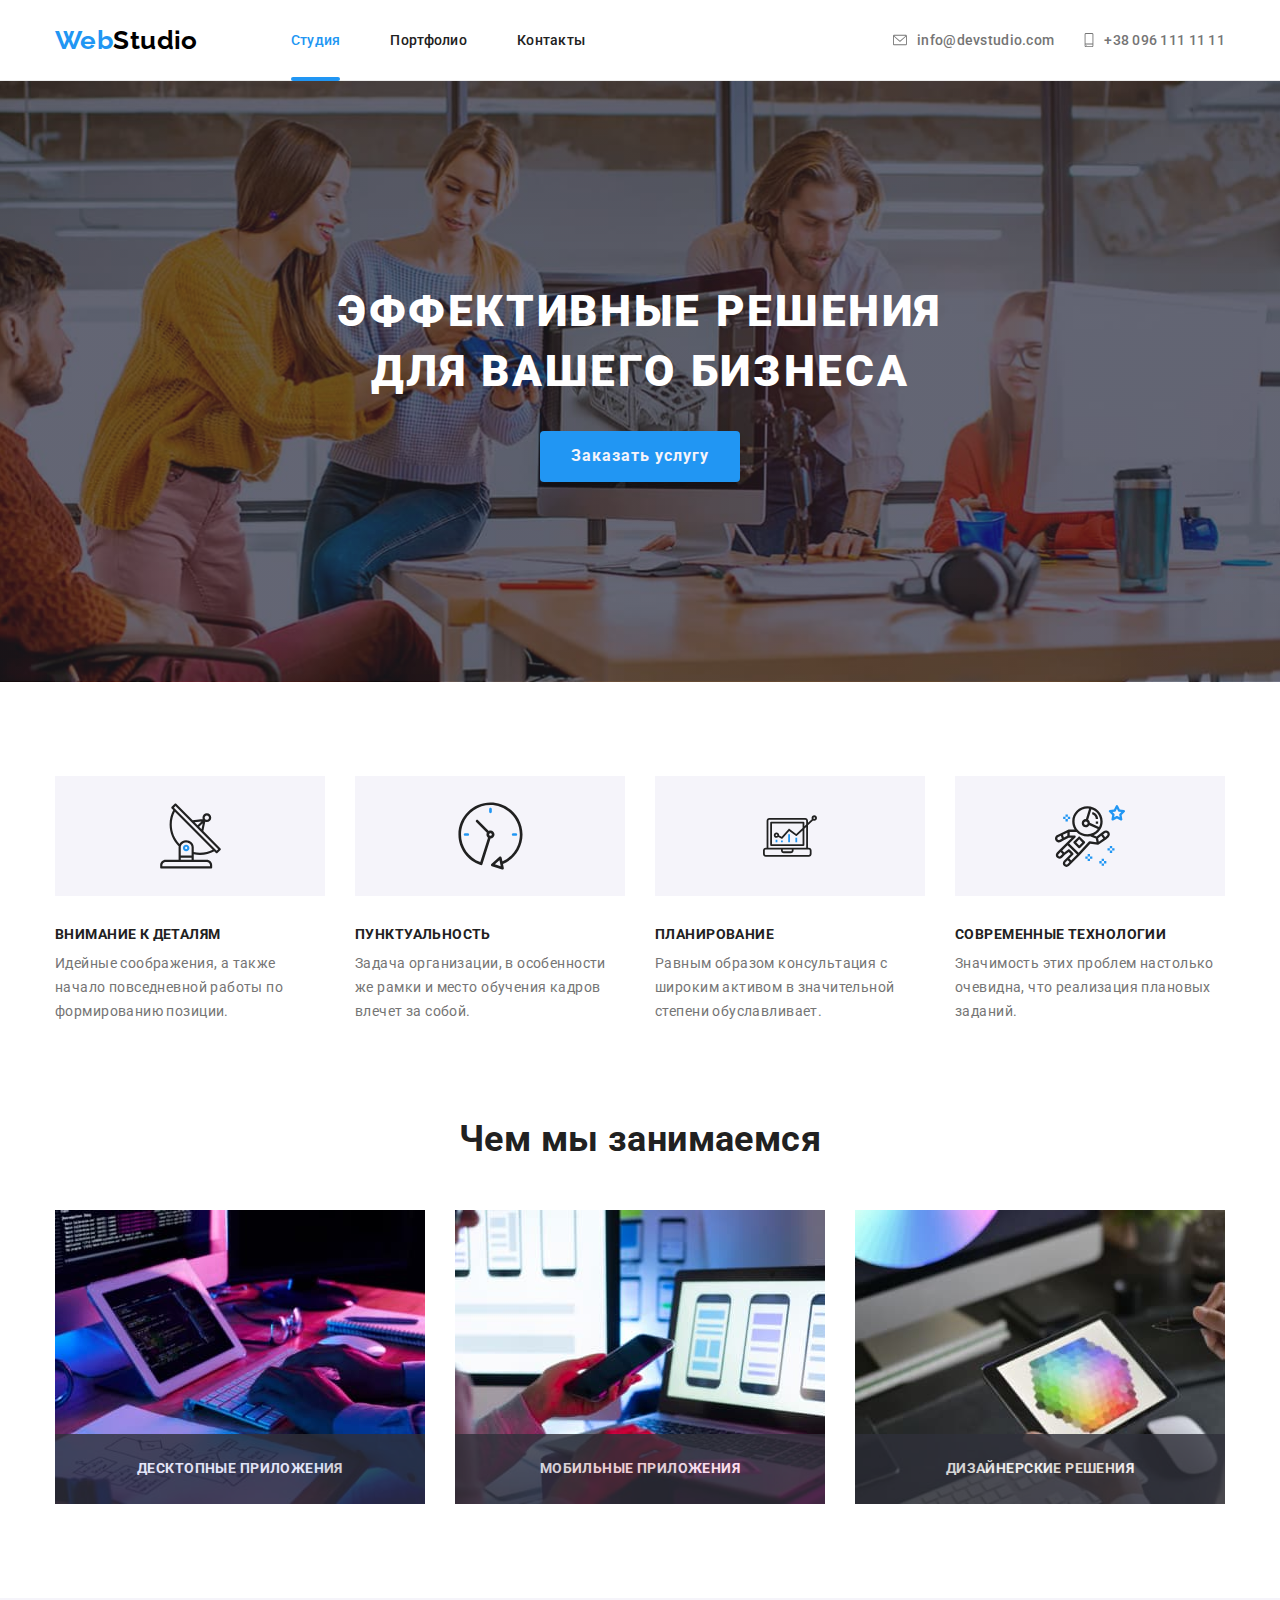
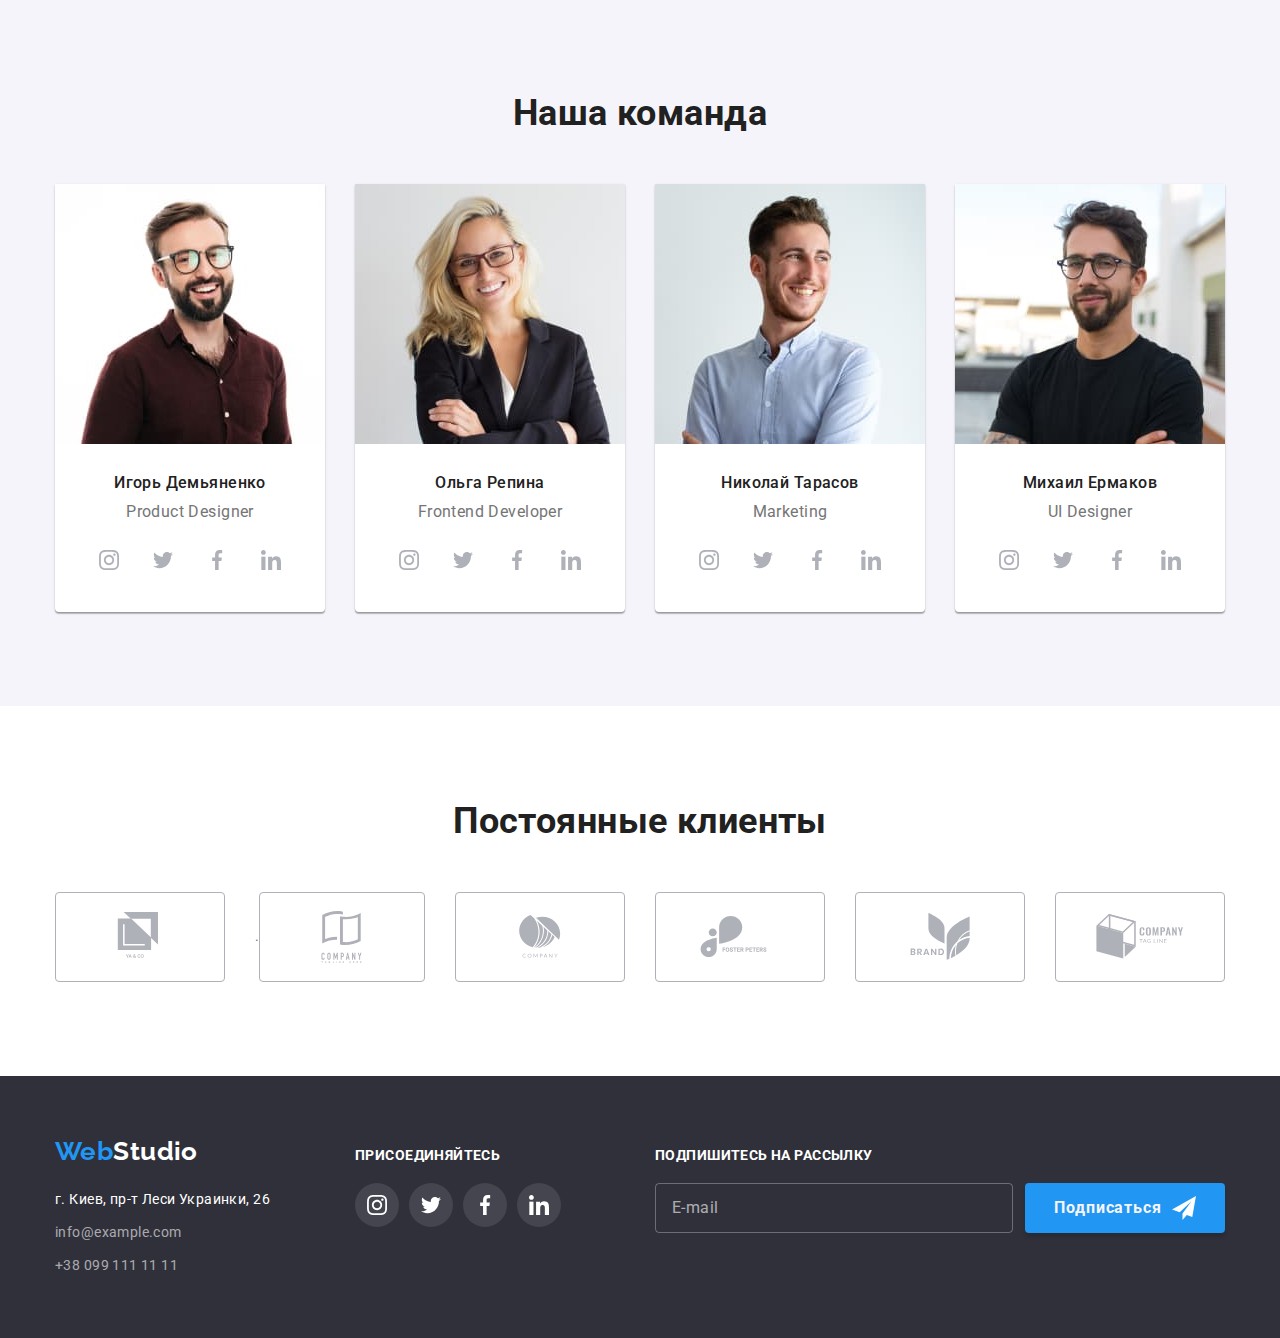
<file: index.html>
<!DOCTYPE html>
<html lang="ru">
<head>
    <meta charset="UTF-8">
    <meta http-equiv="X-UA-Compatible" content="IE=edge">
    <meta name="viewport" content="width=device-width, initial-scale=1.0">
    <title>Web Studio</title>
    <link rel="preconnect" href="https://fonts.gstatic.com">
    <link href="https://fonts.googleapis.com/css2?family=Raleway:wght@700&family=Roboto:wght@400;500;700;900&display=swap"
        rel="stylesheet">
    <link rel="stylesheet" href="https://cdnjs.cloudflare.com/ajax/libs/modern-normalize/0.2.0/modern-normalize.min.css" />
    <link rel="stylesheet" href="./css/main.min.css">
</head>

<body class="main-page">
    <!--Header-->
    <header class="header">
        <div class="container navigation">
            <a href="./index.html" class="logo"><span class="logo__beggin">Web</span><span class="logo__end">Studio</span></a>
            <button type="button" class="navigation__button-menu" data-menu-button aria-expanded="false" aria-controls="menu-container"> 
                <svg class="navigation__icon" width="40" height="40" aria-label="Переключатель мобильного меню">
                    <use class="icon-menu" href="./images/icons/sprite.svg#icon-menu"></use>
                    <use class="icon-close" href="./images/icons/sprite.svg#icon-close"></use>
                </svg>
            </button>

            <div class="navigation__wrap" data-menu id="menu-container">
                <nav class="nav">
                    <ul class="list nav__list">
                        <li class="nav__item"><a href="./index.html" class="nav__link link current">Студия</a></li>
                        <li class="nav__item"><a href="./portfolio.html" class="nav__link link">Портфолио</a></li>
                        <li class="nav__item"><a href="" class="nav__link link">Контакты</a></li>
                    </ul>
                </nav>
                <div class="contact-wrap">
                    <ul class="list contact">
                        <li class="contact__item">
                            <a href="mailto:info@devstudio.com" class="contact__link link">
                                <svg class="contact__icon" width="16" height="12">
                                    <use href="./images/icons/sprite.svg#icon-envelope"></use>
                                </svg>
                                info@devstudio.com</a>
                        </li>
                        <li class="contact__item"><a href="tel:+380961111111" class="contact__link link">
                            <svg class="contact__icon" width="10" height="16">
                                <use href="./images/icons/sprite.svg#icon-smartphone"></use>
                            </svg>
                            +38 096 111 11 11</a></li>
                    </ul>
                    <ul class="social list">
                        <li class="social__item"><a class="link" href="">Instagram</a></li>
                        <li class="social__item"><a class="link" href="">Twitter</a></li>
                        <li class="social__item"><a class="link" href="">Facebook</a></li>
                        <li class="social__item"><a class="link" href="">LinkedIn</a></li>
                    </ul>
                </div>
            </div>
        </div>
    </header>
    
    <main>
        <!-- Hero's section-->
        <section class="hero">
            <div class="container hero__container">
                <h1 class="hero__title">Эффективные решения <br> для вашего бизнеса</h1>
                <button type="button" class="button" data-modal-open>Заказать услугу</button>
            </div>

           
        </section>

        <!--Особенности-->
        <section class="feature section">
            <div class="container">
                <h2 class="visually-hidden">Особенности</h2>
                <ul class="list grid">
                    <li class="grid__item feature__grid-item">
                        <div class="fearute__container">
                        <svg class="feature__icon" width="65" height="70">
                            <use href="./images/icons/sprite.svg#icon-antenna"></use>
                        </svg>
                        </div>
                        <h3 class="feature__title">Внимание к деталям</h3>
                        <p>Идейные соображения, а также начало повседневной работы по формированию позиции.</p>
                    </li>
                    <li class="grid__item feature__grid-item">
                        <div class="fearute__container">
                            <svg class="feature__icon" width="67" height="70">
                                <use href="./images/icons/sprite.svg#icon-clock"></use>
                            </svg>
                        </div>
                        <h3 class="feature__title">Пунктуальность</h3>
                        <p>Задача организации, в особенности же рамки и место обучения кадров влечет за собой.</p>
                    </li>
                    <li class=" grid__item feature__grid-item">
                        <div class="fearute__container">
                            <svg class="feature__icon" width="70" height="54">
                                <use href="./images/icons/sprite.svg#icon-diagram"></use>
                            </svg>
                        </div>
                        <h3 class="feature__title">Планирование</h3>
                        <p>Равным образом консультация с широким активом в значительной степени обуславливает.</p>
                    </li>
                    <li class="grid__item feature__grid-item">
                        <div class="fearute__container">
                            <svg class="feature__icon" width="70" height="70">
                                <use href="./images/icons/sprite.svg#icon-astronaut"></use>
                            </svg>
                        </div>
                        <h3 class="feature__title">Современные технологии</h3>
                        <p>Значимость этих проблем настолько очевидна, что реализация плановых заданий.</p>
                    </li>
                </ul>
            </div>
         </section>

         <!--Чем мы занимаемся-->
         <section class="work section">
             <div class="container">
                <h2 class="title">Чем мы занимаемся</h2>
                <ul class="list grid work__grid-item">
                    <li class="grid__item work__item">
                        <img src="./images/mainpage/work/box1.jpg"  srcset="./images/mainpage/work/box1.jpg 1x, ./images/mainpage/work/box1@2x.jpg 2x" alt="Десктопные приложения" width="370px">
                        <h3 class="work__name">Десктопные приложения</h3>
                    </li>
                    <li class="grid__item work__item">
                        <img src="./images/mainpage/work/box2.jpg"  srcset="./images/mainpage/work/box2.jpg 1x, ./images/mainpage/work/box2@2x.jpg 2x"  alt="Мобильные приложения" width="370px">
                        <h3 class="work__name">Мобильные приложения</h3>
                    </li>
                    <li class="grid__item work__item">
                        <img src="./images/mainpage/work/box3.jpg" srcset="./images/mainpage/work/box3.jpg 1x, ./images/mainpage/work/box3@2x.jpg 2x" alt="Дизайнерские решения" width="370px">
                       <h3 class="work__name">Дизайнерские решения</h3>
                    </li>
                </ul>
            </div>
         </section>
 
         <!--Наша команда-->
         <section class="command section">
             <div class="container">
                <h2 class="title">Наша команда</h2>
                <ul class="list grid command__grid-item">
                    <li class="command__item grid__item">
                        <picture>
                            <source srcset="./images/mainpage/command/desktop-pers1.jpg 1x, ./images/mainpage/command/desktop-pers1@2x.jpg 2x"
                                media="(min-width: 1200px)" type="image/jpeg" >
                            <source srcset="./images/mainpage/command/tablet-pers1.jpg 1x, ./images/mainpage/command/tablet-pers1@2x.jpg 2x" media="(min-width: 768px)" type="image/jpeg" >
                            <img src="./images/mainpage/command/mobile-pers1.jpg" srcset="./images/mainpage/command/mobile-pers1.jpg 1x, ./images/mainpage/command/mobile-pers1@2x.jpg 2x" alt="Игорь Демьяненко" width="450px">
                         </picture>
                        
                        <div class="card">
                            <h3 class="card__name">Игорь Демьяненко</h3>
                            <p class="card__prof">Product Designer</p>
                            <ul class="list social-list">
                                <li class="social-list__item">
                                    <a href="" class="social-list__link" target="_blank" rel="noopener noreferrer">
                                        <svg class="social-list__icon">
                                            <use href="./images/icons/sprite.svg#icon-instagram"></use>
                                        </svg>
                                    </a>
                                </li>
                                <li class="social-list__item">
                                    <a href="" class="social-list__link" target="_blank" rel="noopener noreferrer">
                                        <svg class="social-list__icon">
                                            <use href="./images/icons/sprite.svg#icon-twitter"></use>
                                        </svg>
                                    </a>
                                </li>
                                <li class="social-list__item">
                                    <a href="" class="social-list__link" target="_blank" rel="noopener noreferrer">
                                        <svg class="social-list__icon">
                                            <use href="./images/icons/sprite.svg#icon-facebook"></use>
                                        </svg>
                                    </a>
                                </li>
                                <li class="social-list__item">
                                    <a href="" class="social-list__link" target="_blank" rel="noopener noreferrer">
                                        <svg class="social-list__icon">
                                            <use href="./images/icons/sprite.svg#icon-linkedin"></use>
                                        </svg>
                                    </a>
                                </li>
                            </ul>
                        </div>
                        
                    </li>
                    <li class="command__item grid__item">
                        <picture>
                            <source srcset="./images/mainpage/command/desktop-pers2.jpg 1x, ./images/mainpage/command/desktop-pers2@2x.jpg 2x"
                                media="(min-width: 1200px)" type="image/jpeg" >
                            <source srcset="./images/mainpage/command/tablet-pers2.jpg 1x, ./images/mainpage/command/tablet-pers2@2x.jpg 2x"
                                media="(min-width: 768px)" type="image/jpeg" > 
                            <img src="./images/mainpage/command/mobile-pers2.jpg"
                            srcset="./images/mainpage/command/mobile-pers2.jpg 1x, ./images/mainpage/command/mobile-pers2@2x.jpg 2x"
                                width="450px"
                                alt="Ольга Репина">
                        </picture>
                      
                        <div class="card">
                            <h3 class="card__name">Ольга Репина</h3>
                            <p class="card__prof">Frontend Developer</p>
                            <ul class="list social-list">
                                <li class="social-list__item">
                                    <a href="" class="social-list__link" target="_blank" rel="noopener noreferrer">
                                        <svg class="social-list__icon">
                                            <use href="./images/icons/sprite.svg#icon-instagram"></use>
                                        </svg>
                                    </a>
                                </li>
                                <li class="social-list__item">
                                    <a href="" class="social-list__link" target="_blank" rel="noopener noreferrer">
                                        <svg class="social-list__icon">
                                            <use href="./images/icons/sprite.svg#icon-twitter"></use>
                                        </svg>
                                    </a>
                                </li>
                                <li class="social-list__item">
                                    <a href="" class="social-list__link" target="_blank" rel="noopener noreferrer">
                                        <svg class="social-list__icon">
                                            <use href="./images/icons/sprite.svg#icon-facebook"></use>
                                        </svg>
                                    </a>
                                </li>
                                <li class="social-list__item">
                                    <a href="" class="social-list__link" target="_blank" rel="noopener noreferrer">
                                        <svg class="social-list__icon">
                                            <use href="./images/icons/sprite.svg#icon-linkedin"></use>
                                        </svg>
                                    </a>
                                </li>
                            </ul>
                        </div>
                    </li>
                    <li class="command__item grid__item">
                        <picture >
                            <source srcset="./images/mainpage/command/desktop-pers3.jpg 1x, ./images/mainpage/command/desktop-pers3@2x.jpg 2x"
                                media="(min-width: 1200px)" type="image/jpeg" > 
                            <source srcset="./images/mainpage/command/tablet-pers3.jpg 1x, ./images/mainpage/command/tablet-pers3@2x.jpg 2x"
                                media="(min-width: 768px)" type="image/jpeg" >
                            
                            <img src="./images/mainpage/command/mobile-pers3.jpg"
                            srcset="./images/mainpage/command/mobile-pers3.jpg 1x, ./images/mainpage/command/mobile-pers3@2x.jpg 2x"
                               width="450px"
                                alt="Николай Тарасов">
                        </picture>
                      
                        <div class="card">
                            <h3 class="card__name">Николай Тарасов</h3>
                            <p class="card__prof">Marketing</p>
                            <ul class="list social-list">
                                <li class="social-list__item">
                                    <a href="" class="social-list__link" target="_blank" rel="noopener noreferrer">
                                        <svg class="social-list__icon">
                                            <use href="./images/icons/sprite.svg#icon-instagram"></use>
                                        </svg>
                                    </a>
                                </li>
                                <li class="social-list__item">
                                    <a href="" class="social-list__link" target="_blank" rel="noopener noreferrer">
                                        <svg class="social-list__icon">
                                            <use href="./images/icons/sprite.svg#icon-twitter"></use>
                                        </svg>
                                    </a>
                                </li>
                                <li class="social-list__item">
                                    <a href="" class="social-list__link" target="_blank" rel="noopener noreferrer">
                                        <svg class="social-list__icon">
                                            <use href="./images/icons/sprite.svg#icon-facebook"></use>
                                        </svg>
                                    </a>
                                </li>
                                <li class="social-list__item">
                                    <a href="" class="social-list__link" target="_blank" rel="noopener noreferrer">
                                        <svg class="social-list__icon">
                                            <use href="./images/icons/sprite.svg#icon-linkedin"></use>
                                        </svg>
                                    </a>
                                </li>
                            </ul>
                    </div>
                    </li>
                    <li class="command__item grid__item">
                        <picture>
                            <source srcset="./images/mainpage/command/desktop-pers4.jpg 1x, ./images/mainpage/command/desktop-pers4@2x.jpg 2x"
                                media="(min-width: 1200px)" type="image/jpeg" >
                            <source srcset="./images/mainpage/command/tablet-pers4.jpg 1x, ./images/mainpage/command/tablet-pers4@2x.jpg 2x"
                                media="(min-width: 768px)" type="image/jpeg" >
                            <img src="./images/mainpage/command/mobile-pers4.jpg" srcset="./images/mainpage/command/mobile-pers4.jpg 1x, ./images/mainpage/command/mobile-pers4@2x.jpg 2x" width="450px"
                                alt="Михаил Ермаков">
                        </picture>
                      
                        <div class="card">
                            <h3 class="card__name">Михаил Ермаков</h3>
                            <p class="card__prof">UI Designer</p>
                            <ul class="list social-list">
                                <li class="social-list__item">
                                    <a href="" class="social-list__link" target="_blank" rel="noopener noreferrer">
                                        <svg class="social-list__icon">
                                            <use href="./images/icons/sprite.svg#icon-instagram"></use>
                                        </svg>
                                    </a>
                                </li>
                                <li class="social-list__item">
                                    <a href="" class="social-list__link" target="_blank" rel="noopener noreferrer">
                                        <svg class="social-list__icon">
                                            <use href="./images/icons/sprite.svg#icon-twitter"></use>
                                        </svg>
                                    </a>
                                </li>
                                <li class="social-list__item">
                                    <a href="" class="social-list__link" target="_blank" rel="noopener noreferrer">
                                        <svg class="social-list__icon">
                                            <use href="./images/icons/sprite.svg#icon-facebook"></use>
                                        </svg>
                                    </a>
                                </li>
                                <li class="social-list__item">
                                    <a href="" class="social-list__link" target="_blank" rel="noopener noreferrer">
                                        <svg class="social-list__icon">
                                            <use href="./images/icons/sprite.svg#icon-linkedin"></use>
                                        </svg>
                                    </a>
                                </li>
                            </ul>
                        </div>
                    </li>
                </ul>
                </div>
         </section>


         <!--Постоянные клиенты-->
         <section class="section client">
             <div class="container">
                 <h2 class="title">Постоянные клиенты</h2>
                 <ul class="client__grid-item list grid client__list">
                     <li class="client__item grid__item">
                         <a href="" class="client__link link" aria-label="клиент 1">
                            <svg class="client__icon" width="44px" height="49px">
                                <use href="./images/icons/sprite.svg#icon-logo-1"></use>
                            </svg>
                        </a>
                     </li>
                     <li class="client__item grid__item">.
                        <a href="" class="client__link link" aria-label="клиент 2">
                         <svg class="client__icon " width="40px" height="52px">
                             <use href="./images/icons/sprite.svg#icon-logo-2"></use>
                         </svg>
                        </a>
                     </li>
                     <li class="client__item grid__item">
                        <a href="" class="client__link link" aria-label="клиент 3">
                            <svg class="client__icon" width="41px" height="43px">
                                <use href="./images/icons/sprite.svg#icon-logo-3"></use>
                            </svg>
                        </a>
                     </li>
                     <li class="client__item grid__item">
                        <a href="" class="client__link link" aria-label="клиент 4"> 
                            <svg class="client__icon" width="80px" height="42px">
                                <use href="./images/icons/sprite.svg#icon-logo-4"></use>
                            </svg>
                        </a>
                     </li>
                     <li class="client__item grid__item">
                        <a href="" class="client__link link" aria-label="клиент 5">
                            <svg class="client__icon" width="59px" height="47px">
                                <use href="./images/icons/sprite.svg#icon-logo-5"></use>
                            </svg>
                        </a>
                     </li>
                     <li class="client__item grid__item">
                        <a href="" class="client__link link" aria-label="клиент 6">
                            <svg class="client__icon" width="88px" height="45px">
                                <use href="./images/icons/sprite.svg#icon-logo-6"></use>
                            </svg>
                        </a>
                     </li>
                 </ul>
             </div>
         </section>


    </main>

    <!--Footer-->
    <footer class="footer">
        <div class="container footer__container">
            
            <div class="adress">
                <a href="./index.html" class="logo footer__logo"><span class="logo__beggin">Web</span><span class="logo__end--light">Studio</span></a>
                <address class="adress__wrap">
                    <ul class="adress__list list">
                        <li class="adress__item">
                            <p class="adress__name">г. Киев, пр-т Леси Украинки, 26</p>
                        </li>
                        <li class="adress__item"><a href="mailto:info@example.com" class="link adress__link ">info@example.com</a></li>
                        <li class="adress__item"><a href="tel:+380991111111" class="link adress__link">+38 099 111 11 11</a></li>
                    </ul>
                 </address>
            </div>
            <div class="communicate">
                <b class="footer__title">присоединяйтесь</b>
                <ul class="list social-list">
                    <li class="social-list__item">
                        <a href="" class="social-list__link social-list__link--dark-color" target="_blank" rel="noopener noreferrer">
                            <svg class="social-list__icon social-list__icon--dark-color">
                                <use href="./images/icons/sprite.svg#icon-instagram"></use>
                            </svg>
                        </a>
                    </li>
                    <li class="social-list__item ">
                        <a href="" class="social-list__link social-list__link--dark-color" target="_blank" rel="noopener noreferrer">
                            <svg class="social-list__icon social-list__icon--dark-color">
                                <use href="./images/icons/sprite.svg#icon-twitter"></use>
                            </svg>
                        </a>
                    </li>
                    <li class="social-list__item">
                        <a href="" class="social-list__link social-list__link--dark-color" target="_blank" rel="noopener noreferrer">
                            <svg class="social-list__icon social-list__icon--dark-color">
                                <use href="./images/icons/sprite.svg#icon-facebook"></use>
                            </svg>
                        </a>
                    </li>
                    <li class="social-list__item">
                        <a href="" class="social-list__link social-list__link--dark-color" target="_blank" rel="noopener noreferrer">
                            <svg class="social-list__icon social-list__icon--dark-color">
                                <use href="./images/icons/sprite.svg#icon-linkedin"></use>
                            </svg>
                        </a>
                    </li>
                </ul>
            </div>
            <div class="subscribe">
                <b class="footer__title">Подпишитесь на рассылку</b>
                <form class="subscribe__form">
                    
                    <label>
                        <input class="subscibe__fields-form" name="subscribe-email" type="email" placeholder="E-mail">
                    </label>
                    <button class="button" type="submit">
                        Подписаться
                        <svg class="subscribe__icon" width="24px" height="24px">
                            <use href="./images/icons/sprite.svg#icon-send"></use>
                        </svg>
                    </button>
                    
                </form>


            </div>
           
        </div>
    </footer>

 <div class="backdrop is-hidden" data-modal>
     <div class="modal">
         <button class="close-button" data-modal-close aria-label="Закрыть">
                <svg class="close-button__icon" width="11px" height="11px">
                    <use href="./images/icons/sprite.svg#icon-close-black" ></use>
                </svg>

         </button>
        <p class="modal__title">Оставьте свои данные, мы вам перезвоним</p>
         <form class="modal-form">
            <div class="modal-form__main-fields">
             <label class="modal-form__label">
                 <span class="modal-form__title">Имя</span>
                 <span class="modal-form__container">
                    <input type="text" class="modal-form__fields" name="form-name">
                    <svg class="modal-form__icon" width="18px" height="18px">
                        <use href="./images/icons/sprite.svg#icon-person"></use>
                    </svg>
                </span>
             </label>
            <label class="modal-form__label">
                <span class="modal-form__title">Телефон</span>
                <span class="modal-form__container">
                <input type="tel" class="modal-form__fields" name="form-tel">
                <svg class="modal-form__icon" width="18px" height="18px">
                    <use href="./images/icons/sprite.svg#icon-phone"></use>
                </svg>
                </span>
            </label>
            <label class="modal-form__label">
                <span class="modal-form__title">Почта</span>
                <span class="modal-form__container">
                <input type="email" class="modal-form__fields" name="form-email">
                <svg class="modal-form__icon" width="18px" height="18px">
                    <use href="./images/icons/sprite.svg#icon-email"></use>
                </svg>
                </span>
            </label>
            <label class="modal-form__label">
                <span class="modal-form__title">Комментарий</span>
                <textarea class="modal-form__fields" name="form-comment" cols="30" rows="7" placeholder="Введите текст"></textarea>
            </label>
            </div>
            <label class="modal-form__label-checkbox">
                <input class="modal-form__checkbox" type="checkbox">
                <svg class="modal-form__icon-check" width="16px" height="15px">
                    <use href="./images/icons/sprite.svg#icon-check"></use>
                </svg>
                <svg class="modal-form__icon-uncheck" width="16px" height="15px">
                    <use href="./images/icons/sprite.svg#icon-uncheck"></use>
                </svg>
                <span class="modal-form__license">
                    <span class="modal-form__text">Соглашаюсь с рассылкой и принимаю  </span>
                    <a class="modal-form__link" href="" rel="noopener noreferrer">Условия договора</a>
                </span>
            </label>
            <button class="button modal-form__button" type="submit">Отправить</button>


         </form>



     </div>
 </div>   




<script src="./js/modal.js"></script>
<script src="./js/menu.js"></script>
</body>
</html>
</file>
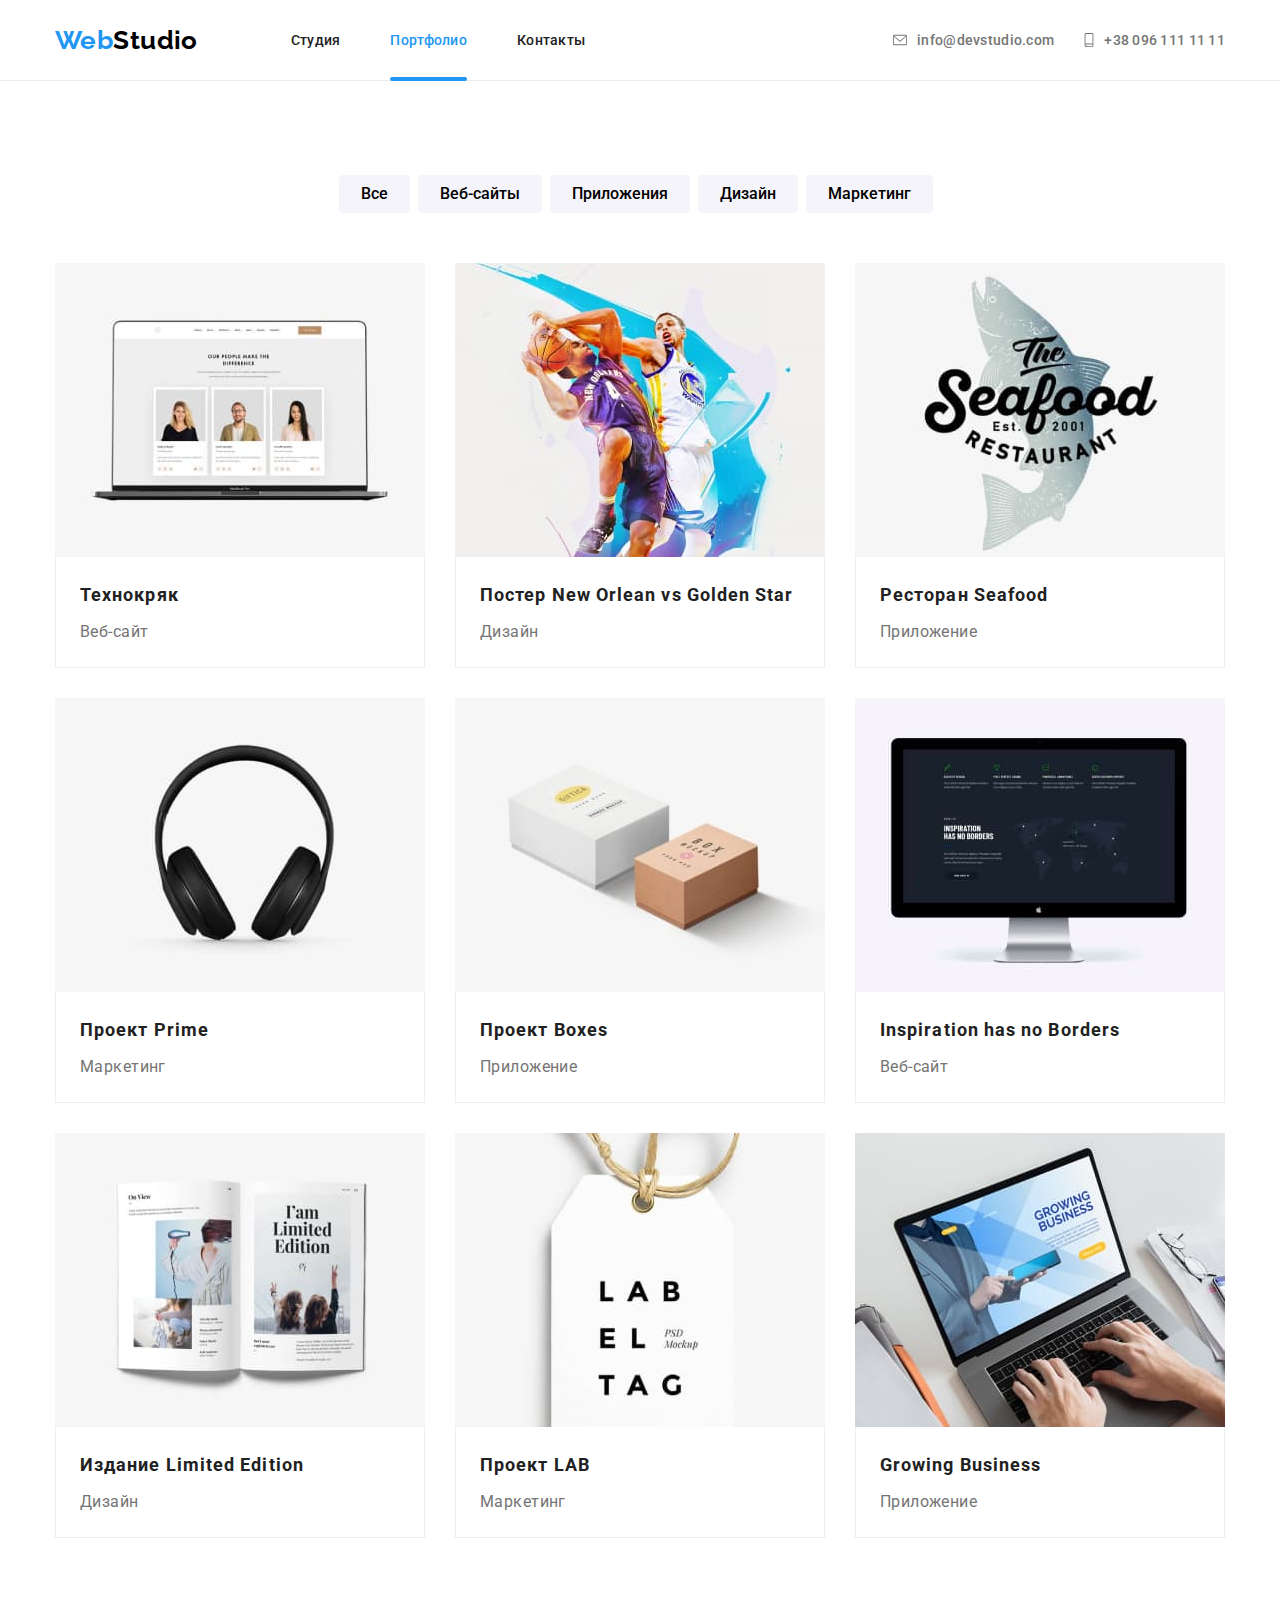
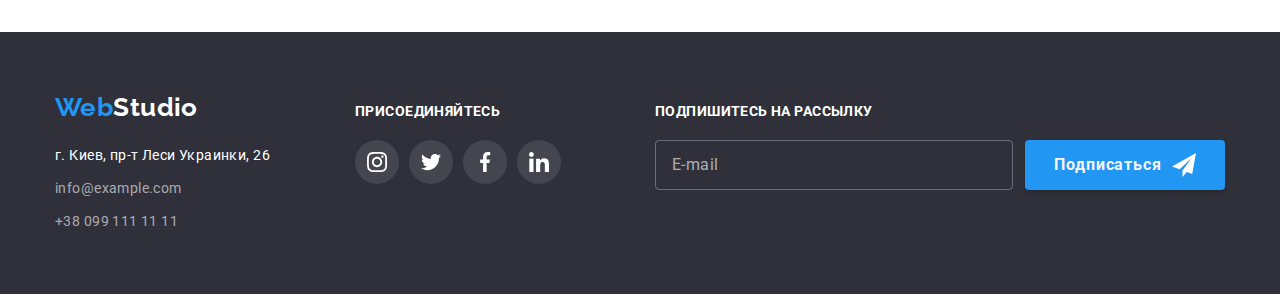
<file: portfolio.html>
<!DOCTYPE html>
<html lang="ru">
<head>
    <meta charset="UTF-8">
    <meta http-equiv="X-UA-Compatible" content="IE=edge">
    <meta name="viewport" content="width=device-width, initial-scale=1.0">
    <title>Web Studio</title>
    <link rel="preconnect" href="https://fonts.gstatic.com">
    <link href="https://fonts.googleapis.com/css2?family=Raleway:wght@700&family=Roboto:wght@400;500;700;900&display=swap"
        rel="stylesheet">
    <link rel="stylesheet" href="https://cdnjs.cloudflare.com/ajax/libs/modern-normalize/0.2.0/modern-normalize.min.css" />
    <link rel="stylesheet" href="./css/main.min.css">
</head>
<body class="portfolio">
    <!--Header-->
    <header class="header">
        <div class="container navigation">
            <a href="./index.html" class="logo"><span class="logo__beggin">Web</span><span
                    class="logo__end">Studio</span></a>
            <button type="button" class="navigation__button-menu" data-menu-button aria-expanded="false"
                aria-controls="menu-container">
                <svg class="navigation__icon" width="40" height="40" aria-label="Переключатель мобильного меню">
                    <use class="icon-menu" href="./images/icons/sprite.svg#icon-menu"></use>
                    <use class="icon-close" href="./images/icons/sprite.svg#icon-close"></use>
                </svg>
            </button>
    
            <div class="navigation__wrap" data-menu id="menu-container">
                <nav class="nav">
                    <ul class="list nav__list">
                        <li class="nav__item"><a href="./index.html" class="nav__link link ">Студия</a></li>
                        <li class="nav__item"><a href="./portfolio.html" class="nav__link link current">Портфолио</a></li>
                        <li class="nav__item"><a href="" class="nav__link link">Контакты</a></li>
                    </ul>
                </nav>
                <div class="contact-wrap">
                    <ul class="list contact">
                        <li class="contact__item">
                            <a href="mailto:info@devstudio.com" class="contact__link link">
                                <svg class="contact__icon" width="16" height="12">
                                    <use href="./images/icons/sprite.svg#icon-envelope"></use>
                                </svg>
                                info@devstudio.com</a>
                        </li>
                        <li class="contact__item"><a href="tel:+380961111111" class="contact__link link">
                                <svg class="contact__icon" width="10" height="16">
                                    <use href="./images/icons/sprite.svg#icon-smartphone"></use>
                                </svg>
                                +38 096 111 11 11</a></li>
                    </ul>
                    <ul class="social list">
                        <li class="social__item"><a class="link" href="">Instagram</a></li>
                        <li class="social__item"><a class="link" href="">Twitter</a></li>
                        <li class="social__item"><a class="link" href="">Facebook</a></li>
                        <li class="social__item"><a class="link" href="">LinkedIn</a></li>
                    </ul>
                </div>
            </div>
        </div>
    </header>

    <main>

        <section class="section">
            <div class="container">
                <!-- Список кнопок-фильтров -->
                
                    <ul class="list filter">
                        <li class="filter__item"><button type="button" class="filter__button">Все</button></li>
                        <li class="filter__item"><button type="button" class="filter__button">Веб-сайты</button></li>
                        <li class="filter__item"><button type="button" class="filter__button">Приложения</button></li>
                        <li class="filter__item"><button type="button" class="filter__button">Дизайн</button></li>
                        <li class="filter__item"><button type="button" class="filter__button">Маркетинг</button></li>
                    </ul>
                

                <h1 class="visually-hidden">Проекты разработанные Web Studio</h1>

                <!--Секция Проекты-->
                <ul class="list grid projects__grid-item project">
                    <li class="grid__item project__item">
                        <a href="" class="link project__link">
                            <div class="project__img">
                                <picture>
                                    <source srcset="./images/portfolio/desktop-img1.jpg 1x, ./images/portfolio/desktop-img1@2x.jpg 2x"
                                        media="(min-width: 1200px)" type="image/jpeg">
                                    <source srcset="./images/portfolio/tablet-img1.jpg 1x, ./images/portfolio/tablet-img1@2x.jpg 2x"
                                        media="(min-width: 768px)" type="image/jpeg">
                                    <img src="./images/portfolio/mobile-img1.jpg" srcset="./images/portfolio/mobile-img1.jpg 1x, ./images/portfolio/mobile-img1@2x.jpg 2x" alt="Технокряк" width="450" >
                                </picture>
                               
                                <p class="project__info">Технокряк это современная площадка распространения коронавируса. Компании используют эту
                                    платформу для цифрового
                                    шпионажа и атак на защищённые сервера конкурентов.</p>
                            </div>
                            <div class="project__card">
                                <h2 class="project__title">Технокряк</h2>
                                <p class="project__type">Веб-сайт</p>
                            </div>
                        </a>
                    </li>
                    <li class="grid__item project__item">
                        <a href="" class="link project__link">
                            <div class="project__img">
                                <picture>
                                    <source srcset="./images/portfolio/desktop-img2.jpg 1x, ./images/portfolio/desktop-img2@2x.jpg 2x"
                                        media="(min-width: 1200px)" type="image/jpeg">
                                    <source srcset="./images/portfolio/tablet-img2.jpg 1x, ./images/portfolio/tablet-img2@2x.jpg 2x"
                                        media="(min-width: 768px)" type="image/jpeg">
                                    <img src="./images/portfolio/mobile-img2.jpg"
                                        srcset="./images/portfolio/mobile-img2.jpg 1x, ./images/portfolio/mobile-img2@2x.jpg 2x" alt="Постер New Orlean vs Golden Star"
                                        width="450">
                                </picture>
                                
                                <p class="project__info">Технокряк это современная площадка распространения коронавируса. Компании используют эту платформу для цифрового
                                шпионажа и атак на защищённые сервера конкурентов.</p>
                            </div>
                            <div class="project__card">
                                <h2 class="project__title">Постер New Orlean vs Golden Star</h2>
                                <p class="project__type">Дизайн</p>
                            </div>
                        </a>
                    </li>
                    <li class="grid__item project__item">
                        <a href="" class="link project__link">
                            <div class="project__img">
                                <picture>
                                    <source srcset="./images/portfolio/desktop-img3.jpg 1x, ./images/portfolio/desktop-img3@2x.jpg 2x"
                                        media="(min-width: 1200px)" type="image/jpeg">
                                    <source srcset="./images/portfolio/tablet-img3.jpg 1x, ./images/portfolio/tablet-img3@2x.jpg 2x"
                                        media="(min-width: 768px)" type="image/jpeg">
                                    <img src="./images/portfolio/mobile-img3.jpg"
                                        srcset="./images/portfolio/mobile-img3.jpg 1x, ./images/portfolio/mobile-img3@2x.jpg 2x"
                                        alt="Ресторан Seafood" width="450">
                                </picture>
                                <p class="project__info">Технокряк это современная площадка распространения коронавируса. Компании используют эту
                                платформу для цифрового шпионажа и атак на защищённые сервера конкурентов.</p>
                            </div>
                            <div class="project__card">
                                <h2 class="project__title">Ресторан Seafood</h2>
                                <p class="project__type">Приложение</p>
                            </div>
                        </a>
                    </li>
                    <li class="grid__item project__item">
                        <a href="" class="link project__link">
                            <div class="project__img">
                                <picture>
                                    <source srcset="./images/portfolio/desktop-img4.jpg 1x, ./images/portfolio/desktop-img4@2x.jpg 2x"
                                        media="(min-width: 1200px)" type="image/jpeg">
                                    <source srcset="./images/portfolio/tablet-img4.jpg 1x, ./images/portfolio/tablet-img4@2x.jpg 2x"
                                        media="(min-width: 768px)" type="image/jpeg">
                                    <img src="./images/portfolio/mobile-img4.jpg"
                                        srcset="./images/portfolio/mobile-img4.jpg 1x, ./images/portfolio/mobile-img4@2x.jpg 2x" alt="Проект Prime"
                                        width="450">
                                </picture>
                                <p class="project__info">Технокряк это современная площадка распространения коронавируса. Компании используют эту
                                    платформу для цифрового
                                    шпионажа и атак на защищённые сервера конкурентов.</p>
                            </div>
                            <div class="project__card">
                                <h2 class="project__title">Проект Prime</h2>
                                <p class="project__type">Маркетинг</p>
                            </div>
                        </a>
                    </li>
                    <li class="grid__item project__item">
                        <a href="" class="link project__link">
                            <div class="project__img">
                                <picture>
                                    <source srcset="./images/portfolio/desktop-img5.jpg 1x, ./images/portfolio/desktop-img5@2x.jpg 2x"
                                        media="(min-width: 1200px)" type="image/jpeg">
                                    <source srcset="./images/portfolio/tablet-img5.jpg 1x, ./images/portfolio/tablet-img5@2x.jpg 2x"
                                        media="(min-width: 768px)" type="image/jpeg">
                                    <img src="./images/portfolio/mobile-img5.jpg"
                                        srcset="./images/portfolio/mobile-img5.jpg 1x, ./images/portfolio/mobile-img5@2x.jpg 2x" alt="Проект Boxes"
                                        width="450">
                                </picture>
                                
                                <p class="project__info">Технокряк это современная площадка распространения коронавируса. Компании используют эту
                                    платформу для цифрового
                                    шпионажа и атак на защищённые сервера конкурентов.</p>
                            </div>
                            <div class="project__card">
                                <h2 class="project__title">Проект Boxes</h2>
                                <p class="project__type">Приложение</p>
                            </div>
                        </a>
                    </li>
                    <li class="grid__item project__item">
                        <a href="" class="link project__link">
                            <div class="project__img">
                                <picture>
                                    <source srcset="./images/portfolio/desktop-img6.jpg 1x, ./images/portfolio/desktop-img6@2x.jpg 2x"
                                        media="(min-width: 1200px)" type="image/jpeg">
                                    <source srcset="./images/portfolio/tablet-img6.jpg 1x, ./images/portfolio/tablet-img6@2x.jpg 2x"
                                        media="(min-width: 768px)" type="image/jpeg">
                                    <img src="./images/portfolio/mobile-img6.jpg"
                                        srcset="./images/portfolio/mobile-img6.jpg 1x, ./images/portfolio/mobile-img6@2x.jpg 2x" alt="Inspiration has no Borders"
                                        width="450">
                                </picture>
                                
                                <p class="project__info">Технокряк это современная площадка распространения коронавируса. Компании используют эту
                                    платформу для цифрового
                                    шпионажа и атак на защищённые сервера конкурентов.</p>
                            </div>
                            <div class="project__card">
                                <h2 class="project__title">Inspiration has no Borders</h2>
                                <p class="project__type">Веб-сайт</p>
                            </div>
                        </a>
                    </li>
                    <li class="grid__item project__item">
                        <a href="" class="link project__link">
                            <div class="project__img">
                                <picture>
                                    <source srcset="./images/portfolio/desktop-img7.jpg 1x, ./images/portfolio/desktop-img7@2x.jpg 2x"
                                        media="(min-width: 1200px)" type="image/jpeg">
                                    <source srcset="./images/portfolio/tablet-img7.jpg 1x, ./images/portfolio/tablet-img7@2x.jpg 2x"
                                        media="(min-width: 768px)" type="image/jpeg">
                                    <img src="./images/portfolio/mobile-img7.jpg"
                                        srcset="./images/portfolio/mobile-img7.jpg 1x, ./images/portfolio/mobile-img7@2x.jpg 2x"
                                        alt="Издание Limited Edition" width="450">
                                </picture>
                                <p class="project__info">Технокряк это современная площадка распространения коронавируса. Компании используют эту
                                    платформу для цифрового
                                    шпионажа и атак на защищённые сервера конкурентов.</p>
                            </div>
                            <div class="project__card">
                                <h2 class="project__title">Издание Limited Edition</h2>
                                <p class="project__type">Дизайн</p>
                            </div>
                        </a>
                    </li>
                    <li class="grid__item project__item">
                        <a href="" class="link project__link">
                            <div class="project__img">
                                <picture>
                                    <source srcset="./images/portfolio/desktop-img8.jpg 1x, ./images/portfolio/desktop-img8@2x.jpg 2x"
                                        media="(min-width: 1200px)" type="image/jpeg">
                                    <source srcset="./images/portfolio/tablet-img8.jpg 1x, ./images/portfolio/tablet-img8@2x.jpg 2x"
                                        media="(min-width: 768px)" type="image/jpeg">
                                    <img src="./images/portfolio/mobile-img8.jpg"
                                        srcset="./images/portfolio/mobile-img8.jpg 1x, ./images/portfolio/mobile-img8@2x.jpg 2x"
                                        alt="Проект LAB" width="450">
                                </picture>
                               
                                <p class="project__info">Технокряк это современная площадка распространения коронавируса. Компании используют эту
                                    платформу для цифрового
                                    шпионажа и атак на защищённые сервера конкурентов.</p>
                            </div>
                            <div class="project__card">
                                <h2 class="project__title">Проект LAB</h2>
                                <p class="project__type">Маркетинг</p>
                            </div>
                        </a>
                    </li>
                    <li class="grid__item project__item">
                        <a href="" class="link project__link">
                            <div class="project__img">
                                <picture>
                                    <source srcset="./images/portfolio/desktop-img9.jpg 1x, ./images/portfolio/desktop-img9@2x.jpg 2x"
                                        media="(min-width: 1200px)" type="image/jpeg">
                                    <source srcset="./images/portfolio/tablet-img9.jpg 1x, ./images/portfolio/tablet-img9@2x.jpg 2x"
                                        media="(min-width: 768px)" type="image/jpeg">
                                    <img src="./images/portfolio/mobile-img9.jpg"
                                        srcset="./images/portfolio/mobile-img9.jpg 1x, ./images/portfolio/mobile-img9@2x.jpg 2x" alt="Growing Business"
                                        width="450">
                                </picture>
                                
                                <p class="project__info">Технокряк это современная площадка распространения коронавируса. Компании используют эту
                                    платформу для цифрового
                                    шпионажа и атак на защищённые сервера конкурентов.</p>
                            </div>
                            <div class="project__card">
                                <h2 class="project__title">Growing Business</h2>
                                <p class="project__type">Приложение</p>
                            </div>
                        </a>
                    </li>
                </ul>
            </div>
        </section>


    </main>

    <!--Footer-->
        <footer class="footer">
            <div class="container footer__container">
        
                <div class="adress">
                    <a href="./index.html" class="logo footer__logo"><span class="logo__beggin">Web</span><span
                            class="logo__end--light">Studio</span></a>
                    <address class="adress__wrap">
                        <ul class="adress__list list">
                            <li class="adress__item">
                                <p class="adress__name">г. Киев, пр-т Леси Украинки, 26</p>
                            </li>
                            <li class="adress__item"><a href="mailto:info@example.com"
                                    class="link adress__link ">info@example.com</a></li>
                            <li class="adress__item"><a href="tel:+380991111111" class="link adress__link">+38 099 111 11 11</a>
                            </li>
                        </ul>
                    </address>
                </div>
                <div class="communicate">
                    <b class="footer__title">присоединяйтесь</b>
                    <ul class="list social-list">
                        <li class="social-list__item">
                            <a href="" class="social-list__link social-list__link--dark-color" target="_blank"
                                rel="noopener noreferrer">
                                <svg class="social-list__icon social-list__icon--dark-color">
                                    <use href="./images/icons/sprite.svg#icon-instagram"></use>
                                </svg>
                            </a>
                        </li>
                        <li class="social-list__item ">
                            <a href="" class="social-list__link social-list__link--dark-color" target="_blank"
                                rel="noopener noreferrer">
                                <svg class="social-list__icon social-list__icon--dark-color">
                                    <use href="./images/icons/sprite.svg#icon-twitter"></use>
                                </svg>
                            </a>
                        </li>
                        <li class="social-list__item">
                            <a href="" class="social-list__link social-list__link--dark-color" target="_blank"
                                rel="noopener noreferrer">
                                <svg class="social-list__icon social-list__icon--dark-color">
                                    <use href="./images/icons/sprite.svg#icon-facebook"></use>
                                </svg>
                            </a>
                        </li>
                        <li class="social-list__item">
                            <a href="" class="social-list__link social-list__link--dark-color" target="_blank"
                                rel="noopener noreferrer">
                                <svg class="social-list__icon social-list__icon--dark-color">
                                    <use href="./images/icons/sprite.svg#icon-linkedin"></use>
                                </svg>
                            </a>
                        </li>
                    </ul>
                </div>
                <div class="subscribe">
                    <b class="footer__title">Подпишитесь на рассылку</b>
                    <form class="subscribe__form">
        
                        <label>
                            <input class="subscibe__fields-form" name="subscribe-email" type="email" placeholder="E-mail">
                        </label>
                        <button class="button" type="submit">
                            Подписаться
                            <svg class="subscribe__icon" width="24px" height="24px">
                                <use href="./images/icons/sprite.svg#icon-send"></use>
                            </svg>
                        </button>
        
                    </form>
        
        
                </div>
        
            </div>
        </footer>
<script src="./js/menu.js"></script>
</body>
</html>
</file>
<file: css/main.min.css>
:root{--logo-dark-color: #000000;--logo-color: #2196f3;--title-color: #212121;--text-color: #757575;--main-bg-color: #ffffff;--dark-bg-color: #2f303a;--light-bg-color: #f5f4fa;--main-font: Roboto, sans-serif;--second-font: Raleway, sans-serif;--button-hover-color: #188ce8;--portfolio-bg-color: #e5e5e5;--icon-main-color: #afb1b8;--grid-item: 1;--grid-margin: 30px;--hero-bg-color: #c4c4c4;--time-animation: 250ms;--function-animation: cubic-bezier(0.4, 0, 0.2, 1)}.hero,.footer{background-color:var(--dark-bg-color)}h1,h2,h3,h4,h5,h6,p,ul,li{margin-top:0;margin-bottom:0}img{display:block;max-width:100%;height:auto}.link{text-decoration:none;color:inherit}.list{list-style-type:none;padding-left:0}.grid{display:flex;flex-wrap:wrap;margin:-15px}.grid__item{flex-basis:calc((100% - 30px * var(--grid-item)) / var(--grid-item));margin:15px}.container{box-sizing:border-box;width:100%;padding-left:15px;padding-right:15px;margin-left:auto;margin-right:auto}@media screen and (min-width: 480px){.container{max-width:480px}}@media (min-width: 768px){.container{max-width:768px}}@media (min-width: 1200px){.container{max-width:1200px}}.visually-hidden{position:absolute !important;clip:rect(1px 1px 1px 1px);clip:rect(1px, 1px, 1px, 1px);padding:0 !important;border:0 !important;height:1px !important;width:1px !important;overflow:hidden}.main-page,.portfolio{background-color:var(--main-bg-color);color:var(--text-color);font-family:var(--main-font);font-weight:400;font-size:14px;line-height:1.714;letter-spacing:0.03em}.social-list{display:inline-flex}.social-list__item:not(:last-child){margin-right:10px}.social-list__link{display:flex;justify-content:center;align-items:center;width:44px;height:44px;border-radius:50%;transition:background-color var(--time-animation) var(--function-animation)}.social-list__link:hover,.social-list__link:focus{background-color:var(--logo-color)}.social-list__icon{width:20px;height:20px;fill:var(--icon-main-color);transition:fill var(--time-animation) var(--function-animation)}.social-list__link:hover .social-list__icon,.social-list__link:focus .social-list__icon{fill:var(--main-bg-color)}.social-list__icon--dark-color{fill:var(--main-bg-color)}.social-list__link--dark-color{background-color:rgba(255,255,255,0.1)}.button{display:inline-flex;min-width:200px;padding-top:10px;padding-bottom:10px;border-radius:4px;box-shadow:0px 4px 4px rgba(0,0,0,0.15);justify-content:center;align-items:center;border:none;background-color:var(--logo-color);font-weight:700;font-size:16px;line-height:1.88;letter-spacing:0.06em;color:var(--light-bg-color);cursor:pointer;transition:background-color var(--time-animation) var(--function-animation)}.button:hover,.button:focus{background-color:var(--button-hover-color)}.logo{text-decoration:none;font-family:var(--second-font);font-weight:700;line-height:1.174}@media (max-width: 1199.98px){.logo{font-size:24px;padding:16px 0}}@media (min-width: 1200px){.logo{font-size:26px;padding:24px 0}}.logo__beggin{color:var(--logo-color)}.logo__end{color:var(--logo-dark-color)}.title{font-weight:700;line-height:1.172;text-align:center;color:var(--title-color);font-size:28px;margin-bottom:30px}@media (min-width: 1200px){.title{font-size:36px;margin-bottom:50px}}.section{padding-top:60px;padding-bottom:60px}@media (min-width: 1200px){.section{padding-top:94px;padding-bottom:94px}}.header{border-bottom:1px solid #ececec}.navigation{display:flex;align-items:center}@media (max-width: 767.98px){.navigation{justify-content:space-between;font-size:24px;line-height:1.174}.navigation__button-menu{display:inline-flex;position:relative;z-index:10;padding:0;margin:0;border:none;background-color:transparent;color:var(--title-color)}.icon-close{display:none}.navigation__button-menu.is-open .icon-close{display:block}.navigation__button-menu.is-open .icon-menu{display:none}.navigation__button-menu:focus .navigation__icon,.navigation__button-menu:hover .navigation__icon{fill:var(--logo-color)}.navigation__wrap{display:none}.navigation__wrap.is-open{display:flex;flex-direction:column;justify-content:space-between;position:fixed;z-index:9;top:0;left:0;width:100%;height:100vh;background-color:var(--main-bg-color);padding:48px 40px;font-weight:500;font-size:40px;line-height:1.172;letter-spacing:0.02em;color:var(--title-color)}.nav__item:not(:last-child),.contact__item:last-child{margin-bottom:32px}.contact{display:flex;flex-direction:column-reverse;margin-bottom:64px;font-size:24px;line-height:1.166;color:var(--text-color)}.contact__item:last-child{font-size:34px;line-height:1.176;color:var(--logo-color)}.contact__icon{display:none}.social{display:flex}.social__item{font-weight:500;font-size:18px;line-height:1.222;letter-spacing:0.02em;color:var(--logo-color)}.social__item:not(:last-child){margin-right:20px;position:relative}.social__item:not(:last-child)::after{content:'';position:absolute;right:-10px;background-color:rgba(33,33,33,0.2);width:1px;height:22px}}@media (min-width: 768px){.navigation__button-menu,.social{display:none}.navigation__wrap{display:flex;align-items:center;justify-content:space-between;width:100%;font-weight:500;line-height:1.172;letter-spacing:0.02em;margin-left:88px}.nav__list{display:flex}.nav__link{display:block;color:var(--title-color);padding-top:32px;padding-bottom:32px;transition:color var(--time-animation) var(--function-animation)}.nav__link:hover,.nav__link:focus{color:var(--logo-color)}.nav__item:not(:last-child){margin-right:50px}.contact__link{padding-top:5px;padding-bottom:5px;outline:tomato}.contact__link{display:inline-flex;align-items:center;color:var(--text-color);font-size:12px;transition:color var(--time-animation) var(--function-animation)}.contact__link:hover,.contact__link:focus{color:var(--logo-color)}.contact__icon{fill:currentColor;margin-right:8px;max-width:14px;max-height:14px}}@media (min-width: 1200px){.navigation__wrap{margin-left:93px}.contact{display:flex}.contact__link{padding-top:15px;padding-bottom:15px;font-size:14px}.contact__item:not(:last-child){margin-right:30px}.contact__icon{margin-right:10px}}.hero{padding-top:118px;padding-bottom:118px;margin-right:auto;margin-left:auto;background-color:var(--hero-bg-color);background-size:cover;background-repeat:no-repeat;background-position:center}@media (max-width: 479px){.hero{background-image:linear-gradient(to right, rgba(47,48,58,0.4), rgba(47,48,58,0.4)),url(../images/mainpage/hero/mobile-bgimg.jpg)}}@media (max-width: 479px) and (min-device-pixel-ratio: 2), (max-width: 479px) and (min-resolution: 192dpi), (max-width: 479px) and (min-resolution: 2dppx){.hero{background-image:linear-gradient(to right, rgba(47,48,58,0.4), rgba(47,48,58,0.4)),url(../images/mainpage/hero/mobile-bgimg@2x.jpg)}}@media screen and (min-width: 480px) and (max-width: 767px){.hero{background-image:linear-gradient(to right, rgba(47,48,58,0.4), rgba(47,48,58,0.4)),url(../images/mainpage/hero/tablet-bgimg.jpg)}}@media screen and (min-width: 480px) and (max-width: 767px) and (min-device-pixel-ratio: 2), screen and (min-width: 480px) and (max-width: 767px) and (min-resolution: 192dpi), screen and (min-width: 480px) and (max-width: 767px) and (min-resolution: 2dppx){.hero{background-image:linear-gradient(to right, rgba(47,48,58,0.4), rgba(47,48,58,0.4)),url(../images/mainpage/hero/tablet-bgimg@2x.jpg)}}@media screen and (min-width: 768px){.hero{background-image:linear-gradient(to right, rgba(47,48,58,0.4), rgba(47,48,58,0.4)),url(../images/mainpage/hero/desktop-bgimage.jpg)}}@media screen and (min-width: 768px) and (min-device-pixel-ratio: 2), screen and (min-width: 768px) and (min-resolution: 192dpi), screen and (min-width: 768px) and (min-resolution: 2dppx){.hero{background-image:linear-gradient(to right, rgba(47,48,58,0.4), rgba(47,48,58,0.4)),url(../images/mainpage/hero/desktop-bgimg@2x.jpg)}}@media (min-width: 1024px){.hero{padding-top:200px;padding-bottom:200px}}.hero__title{margin-left:auto;margin-right:auto;margin-bottom:30px;font-weight:900;font-size:26px;line-height:1.616;text-align:center;letter-spacing:0.06em;text-transform:uppercase;color:var(--main-bg-color)}@media (min-width: 1024px){.hero__title{font-size:44px;line-height:1.364}}.hero__container{display:flex;flex-direction:column;align-items:center;justify-content:center}.footer{padding-top:60px;padding-bottom:60px}.footer__logo{padding:0}.logo__end--light,.adress__name{color:var(--main-bg-color)}.adress__wrap{font-style:normal;margin-top:20px}.adress__item:not(:last-child){margin-bottom:8px}@media (min-width: 1200px){.adress__item:not(:last-child){margin-bottom:9px}}.adress__link{color:rgba(255,255,255,0.6);transition:color var(--time-animation) var(--function-animation)}.adress__link:hover,.adress__link:focus{color:var(--logo-color)}.footer__title{display:block;font-weight:700;font-size:14px;line-height:1.172;text-transform:uppercase;color:var(--main-bg-color);margin-bottom:20px}.subscibe__fields-form{background-color:inherit;padding-top:14px;padding-bottom:14px;padding-left:16px;width:100%;border:1px solid rgba(255,255,255,0.3);border-radius:4px}@media (max-width: 1199px){.subscibe__fields-form{margin-bottom:20px}}.subscibe__fields-form,.subscibe__fields-form::placeholder{font-size:16px;line-height:1.25;letter-spacing:0.03em;color:var(--main-bg-color)}.subscibe__fields-form::placeholder{opacity:0.6}.subscribe__icon{fill:var(--main-bg-color);margin-left:10px}@media (max-width: 1199px){.communicate,.adress{margin-bottom:60px}.footer__container{text-align:center}}@media screen and (min-width: 768px) and (max-width: 1199px){.footer__container{display:flex;flex-wrap:wrap;justify-content:space-around;align-items:baseline}.subscibe__fields-form{display:block;width:450px}}@media (min-width: 1200px){.footer__container{display:flex;justify-content:space-between;align-items:baseline}.communicate,.adress{flex-basis:calc((50% - 45px) / 2)}.subscribe{flex-basis:calc(50% - 15px)}.subscribe__form{display:flex;justify-content:space-between}.subscibe__fields-form{width:358px}}@media (max-width: 767.98px){.feature{--grid-item: 1}.feature__title{text-align:center}}@media (min-width: 768px){.feature{--grid-item: 2}}@media (min-width: 1200px){.feature{--grid-item: 4}}.feature__title{margin-bottom:10px;font-weight:700;font-size:14px;line-height:1.172;text-transform:uppercase;color:var(--title-color)}.fearute__container{display:flex;justify-content:center;align-items:center;width:100%;height:120px;background-color:var(--light-bg-color);margin-bottom:30px}@media (max-width: 1199px){.work{display:none}}@media (min-width: 1200px){.work{padding-top:0}.work__grid-item{--grid-item: 3}.work__item{position:relative}.work__name{position:absolute;left:0;bottom:0;width:100%;padding-top:27px;padding-bottom:27px;font-weight:700;font-size:14px;line-height:1.14;text-align:center;text-transform:uppercase;background-color:var(--dark-bg-color);opacity:80%;color:var(--main-bg-color)}}.command{background-color:var(--light-bg-color);font-size:16px;line-height:1.172;text-align:center}.command__grid-item{--grid-item: 1}@media (min-width: 768px){.command__grid-item{--grid-item: 2}}@media (min-width: 1200px){.command__grid-item{--grid-item: 4}}.command__item{background-color:var(--main-bg-color);box-shadow:0px 1px 3px rgba(0,0,0,0.12),0px 1px 1px rgba(0,0,0,0.14),0px 2px 1px rgba(0,0,0,0.2);border-radius:0px 0px 4px 4px}.card{padding-top:30px}@media (max-width: 1199px){.card{padding-bottom:24px}}@media (min-width: 1200px){.card{padding-bottom:30px}}.card__name{font-weight:500;font-size:16px;color:var(--title-color);margin-bottom:10px}.card__prof{margin-bottom:16px}@media (max-width: 767px){.client__grid-item{--grid-item: 2}}@media (min-width: 768px){.client__grid-item{--grid-item: 3}}@media (min-width: 1200px){.client__grid-item{--grid-item: 6}}.client__list{align-items:center}.client__item{display:flex;align-items:center}.client__link{display:flex;align-items:center;width:100%;height:90px;color:var(--icon-main-color);border:1px solid var(--icon-main-color);border-radius:4px;transition:color var(--time-animation) var(--function-animation),border var(--time-animation) var(--function-animation)}.client__link:hover,.client__link:focus{color:var(--logo-color);border:1px solid var(--logo-color)}.client__icon{width:100%;fill:currentColor}.filter{display:flex;flex-wrap:wrap;margin-top:-15px;margin-bottom:40px}@media (min-width: 768px){.filter{margin-top:0;margin-bottom:30px;justify-content:center}}@media (min-width: 1200px){.filter{margin-bottom:50px}}.filter__item{margin-top:15px}.filter__item:not(:last-child){margin-right:8px}@media (min-width: 768px){.filter__item{margin-top:0}}@media (min-width: 1200px){.filter__item{margin-right:9px}}.filter__button{display:inline-flex;border-radius:4px;border:transparent;padding:6px 22px;background-color:var(--light-bg-color);font-family:inherit;font-weight:500;font-size:16px;line-height:1.625;text-align:center;cursor:pointer;transition:background-color var(--time-animation) var(--function-animation),color var(--time-animation) var(--function-animation),box-shadow var(--time-animation) var(--function-animation)}.filter__button:focus,.filter__button:hover{background-color:var(--logo-color);color:var(--main-bg-color);box-shadow:0px 3px 1px rgba(0,0,0,0.1),0px 1px 2px rgba(0,0,0,0.08),0px 2px 2px rgba(0,0,0,0.12)}.projects{--grid-item: 1}.project__link{display:block;transition:box-shadow var(--time-animation) var(--function-animation)}.project__link:hover,.project__link:focus{box-shadow:0px 1px 1px rgba(0,0,0,0.12),0px 4px 4px rgba(0,0,0,0.06),1px 4px 6px rgba(0,0,0,0.16)}.project__img{position:relative;overflow:hidden}.project__info{position:absolute;top:0;left:0;height:100%;display:flex;align-items:center;padding-left:24px;padding-right:24px;font-size:18px;line-height:1.555;color:var(--main-bg-color);background-color:var(--logo-color);opacity:90%;transform:translateY(100%);transition:transform var(--time-animation) var(--function-animation)}.project__link:hover .project__info,.project__link:focus .project__info{transform:translateY(0)}.project__card{padding:20px 24px;border:1px solid #eeeeee;border-top:none}.project__title{margin-bottom:4px;font-weight:700;font-size:18px;line-height:2;letter-spacing:0.06em;color:var(--title-color)}.project__type{font-size:16px;line-height:1.875;color:var(--text-color)}@media (min-width: 768px){.project{--grid-item: 2}.project__link{display:flex;flex-direction:column;height:100%}.project__card{flex-grow:1}}@media (min-width: 1200px){.project{--grid-item: 3}}.backdrop{position:fixed;z-index:15;overflow-y:scroll;top:0;left:0;width:100%;height:100%;background-color:rgba(0,0,0,0.2);opacity:1;transition:opacity var(--time-animation) var(--function-animation)}.backdrop.is-hidden{visibility:hidden;opacity:0;pointer-events:none}.is-hidden .modal{transform:translate(-50%, -50%) scale(0.5);opacity:0;transition:transform var(--time-animation) var(--function-animation),opacity var(--time-animation) var(--function-animation)}.modal{position:absolute;top:50%;left:50%;transform:translate(-50%, -50%) scale(1);padding:40px;opacity:1;width:100%;max-width:450px;box-shadow:0px 1px 3px rgba(0,0,0,0.12),0px 1px 1px rgba(0,0,0,0.14),0px 2px 1px rgba(0,0,0,0.2);border-radius:4px;background-color:var(--main-bg-color);transition:transform 1000ms var(--function-animation),opacity 1000ms var(--function-animation)}@media (min-width: 1200px){.modal{max-width:528px}}.close-button{position:absolute;top:8px;right:8px;width:30px;height:30px;border-radius:50%;border:1px solid rgba(0,0,0,0.1);background-color:var(--main-bg-color);cursor:pointer}.close-button__icon{transition:fill var(--time-animation) var(--function-animation)}.close-button:hover .close-button__icon,.close-button:focus .close-button__icon{fill:var(--logo-color)}.modal__title{font-weight:700;font-size:20px;line-height:1.5;text-align:center;letter-spacing:0.03em;color:var(--title-color);margin-bottom:12px}.modal-form__title{margin-bottom:4px;font-size:12px}.modal-form__label{display:flex;flex-direction:column;margin-bottom:10px}.modal-form__label:last-child{margin-bottom:20px}.modal-form__fields{width:100%;padding:11px 12px 11px 42px;border:1px solid rgba(33,33,33,0.2);border-radius:4px;outline:none;transition:border-color var(--time-animation) var(--function-animation);cursor:pointer}.modal-form__fields::placeholder{opacity:0.5}.modal-form__fields:focus,.modal-form__fields:hover{border:1px solid var(--logo-color);border-radius:4px}.modal-form__label textarea{resize:none;padding:12px 16px}.modal-form__fields,.modal-form__label{font-size:12px;line-height:1.172;letter-spacing:0.01em;color:var(--text-color)}.modal-form__button{display:block;margin-right:auto;margin-left:auto}.modal-form__container{position:relative}.modal-form__icon{position:absolute;top:50%;left:12px;transform:translateY(-50%);transition:fill var(--time-animation) var(--function-animation)}.modal-form__icon-check,.modal-form__icon-uncheck{position:absolute;top:50%;left:0;transform:translateY(-50%);transition:fill var(--time-animation) var(--function-animation)}.modal-form__fields:focus+.modal-form__icon,.modal-form__fields:hover+.modal-form__icon{fill:var(--logo-color)}.modal-form__label-checkbox{position:relative;display:flex;flex-direction:row;justify-content:space-around;padding-left:24px;align-items:center;margin-bottom:30px}.modal-form__checkbox{-webkit-appearance:none;-moz-appearance:none;appearance:none;position:absolute}.modal-form__license{font-size:12px;line-height:1.172;letter-spacing:0.03em;color:var(--text-color)}.modal-form__icon-check{fill:var(--logo-color);stroke:var(--logo-color);opacity:0;transition:opacity var(--time-animation) var(--function-animation)}.modal-form__checkbox:checked+.modal-form__icon-check{opacity:1}.modal-form__icon-uncheck{fill:var(--title-color);opacity:1;transition:opacity var(--time-animation) var(--function-animation)}.modal-form__checkbox:checked ~ .modal-form__icon-uncheck{opacity:0}.modal-form__link{color:var(--logo-color)}@media (min-width: 1200px){.modal-form,.modal__title{line-height:1.172}.modal-form{font-size:12px}.modal-form__license{font-size:14px;line-height:1.714}.modal-form__icon-check,.modal-form__icon-uncheck{left:12px}}.current{position:relative;color:var(--logo-color)}@media (min-width: 768px){.current::after{content:'';position:absolute;bottom:-1px;display:block;width:100%;height:4px;background-color:var(--logo-color);border-radius:2px}}
/*# sourceMappingURL=main.min.css.map */
</file>
